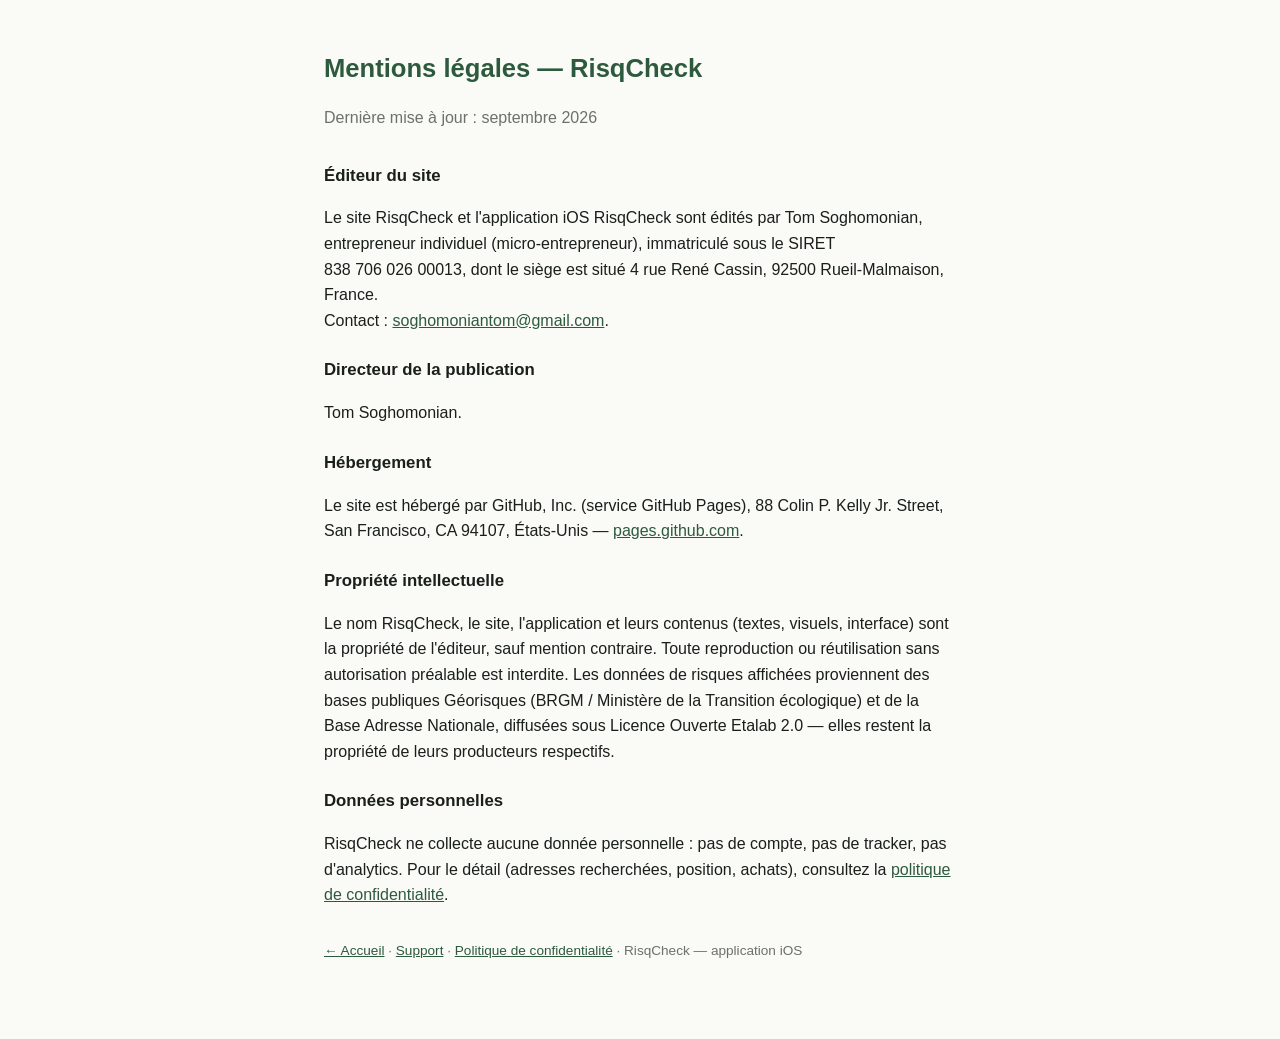
<file: mentions-legales.html>
<!DOCTYPE html>
<html lang="fr">
<head>
  <meta charset="utf-8" />
  <meta name="viewport" content="width=device-width, initial-scale=1" />
  <meta name="robots" content="noindex" />
  <title>RisqCheck — Mentions légales</title>
  <style>
    :root {
      --fond: #FAFAF7;
      --carte: #ffffff;
      --foret: #2D5A3D;
      --texte: #1A1F1A;
      --texte2: #6B7268;
    }
    * { box-sizing: border-box; }
    body {
      margin: 0;
      font-family: -apple-system, 'Segoe UI', 'Helvetica Neue', sans-serif;
      background: var(--fond);
      color: var(--texte);
      line-height: 1.6;
    }
    .conteneur { max-width: 680px; margin: 0 auto; padding: 48px 24px 64px; }
    h1 { color: var(--foret); font-size: 1.6rem; margin: 0 0 4px; }
    .date { color: var(--texte2); margin-bottom: 32px; }
    h2 { font-size: 1.05rem; margin: 24px 0 8px; }
    a { color: var(--foret); }
    .pied { color: var(--texte2); font-size: 0.85rem; margin-top: 32px; }
  </style>
</head>
<body>
  <div class="conteneur">
    <h1>Mentions légales — RisqCheck</h1>
    <p class="date">Dernière mise à jour : septembre 2026</p>

    <h2>Éditeur du site</h2>
    <p>
      Le site RisqCheck et l'application iOS RisqCheck sont édités par
      Tom Soghomonian, entrepreneur individuel (micro-entrepreneur),
      immatriculé sous le SIRET 838&nbsp;706&nbsp;026&nbsp;00013,
      dont le siège est situé 4 rue René Cassin, 92500 Rueil-Malmaison, France.<br />
      Contact : <a href="mailto:soghomoniantom@gmail.com">soghomoniantom@gmail.com</a>.
    </p>

    <h2>Directeur de la publication</h2>
    <p>Tom Soghomonian.</p>

    <h2>Hébergement</h2>
    <p>
      Le site est hébergé par GitHub, Inc. (service GitHub Pages),
      88 Colin P. Kelly Jr. Street, San Francisco, CA 94107, États-Unis —
      <a href="https://pages.github.com" rel="noopener">pages.github.com</a>.
    </p>

    <h2>Propriété intellectuelle</h2>
    <p>
      Le nom RisqCheck, le site, l'application et leurs contenus (textes, visuels,
      interface) sont la propriété de l'éditeur, sauf mention contraire. Toute
      reproduction ou réutilisation sans autorisation préalable est interdite.
      Les données de risques affichées proviennent des bases publiques Géorisques
      (BRGM / Ministère de la Transition écologique) et de la Base Adresse Nationale,
      diffusées sous Licence Ouverte Etalab 2.0 — elles restent la propriété de leurs
      producteurs respectifs.
    </p>

    <h2>Données personnelles</h2>
    <p>
      RisqCheck ne collecte aucune donnée personnelle : pas de compte, pas de tracker,
      pas d'analytics. Pour le détail (adresses recherchées, position, achats),
      consultez la <a href="privacy.html">politique de confidentialité</a>.
    </p>

    <p class="pied">
      <a href="index.html">← Accueil</a> ·
      <a href="support.html">Support</a> ·
      <a href="privacy.html">Politique de confidentialité</a> · RisqCheck — application iOS
    </p>
  </div>
</body>
</html>
</file>
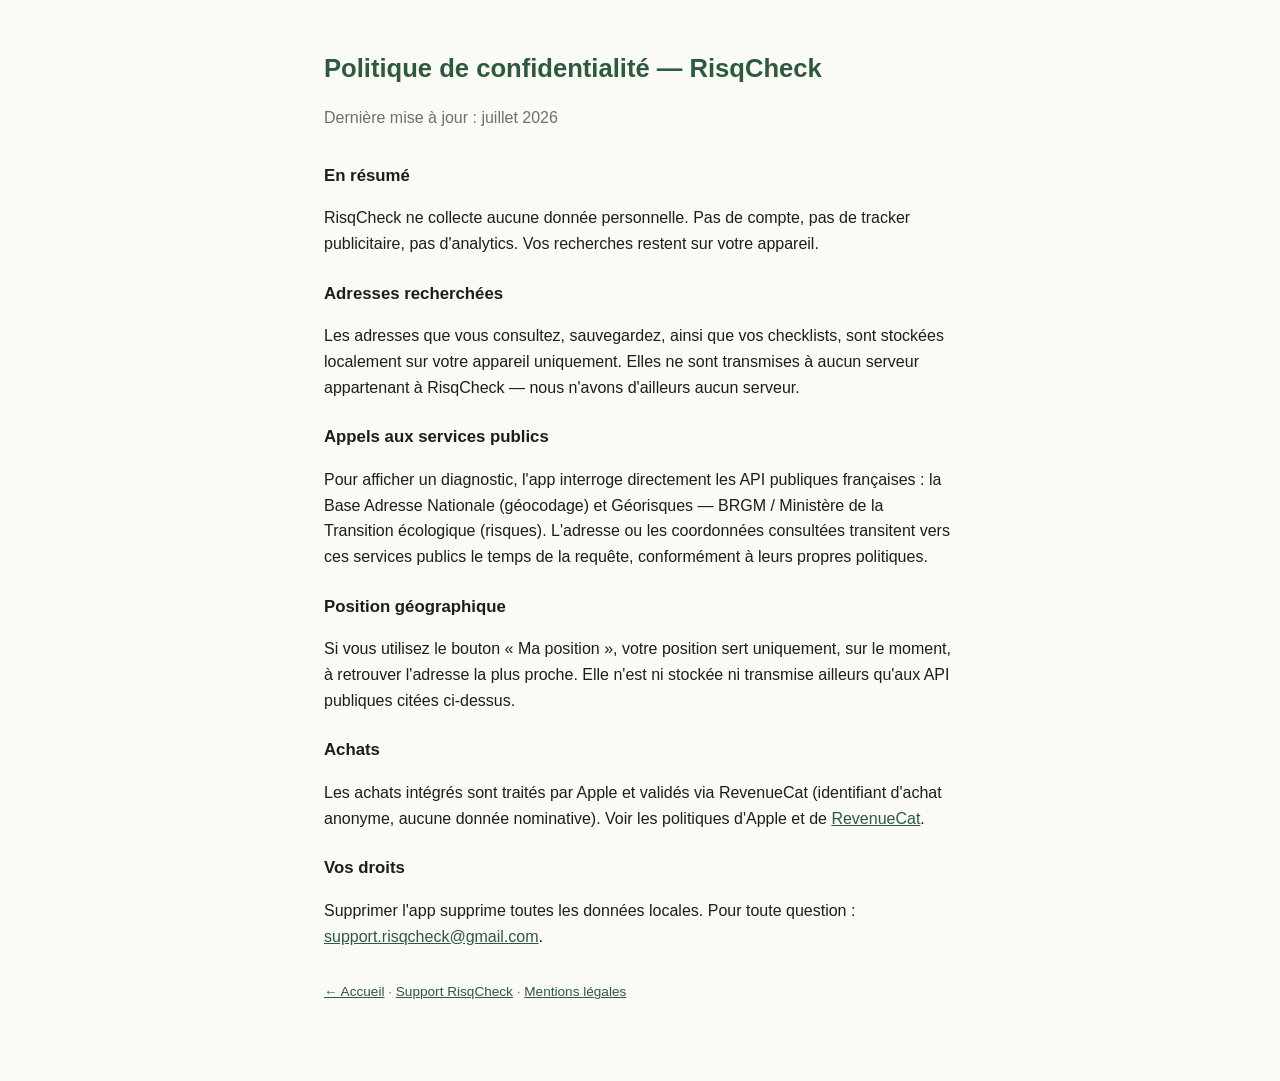
<file: privacy.html>
<!DOCTYPE html>
<html lang="fr">
<head>
  <meta charset="utf-8" />
  <meta name="viewport" content="width=device-width, initial-scale=1" />
  <title>RisqCheck — Politique de confidentialité</title>
  <style>
    :root {
      --fond: #FAFAF7;
      --carte: #ffffff;
      --foret: #2D5A3D;
      --texte: #1A1F1A;
      --texte2: #6B7268;
    }
    * { box-sizing: border-box; }
    body {
      margin: 0;
      font-family: -apple-system, 'Segoe UI', 'Helvetica Neue', sans-serif;
      background: var(--fond);
      color: var(--texte);
      line-height: 1.6;
    }
    .conteneur { max-width: 680px; margin: 0 auto; padding: 48px 24px 64px; }
    h1 { color: var(--foret); font-size: 1.6rem; margin: 0 0 4px; }
    .date { color: var(--texte2); margin-bottom: 32px; }
    h2 { font-size: 1.05rem; margin: 24px 0 8px; }
    a { color: var(--foret); }
    .pied { color: var(--texte2); font-size: 0.85rem; margin-top: 32px; }
  </style>
</head>
<body>
  <div class="conteneur">
    <h1>Politique de confidentialité — RisqCheck</h1>
    <p class="date">Dernière mise à jour : juillet 2026</p>

    <h2>En résumé</h2>
    <p>
      RisqCheck ne collecte aucune donnée personnelle. Pas de compte, pas de tracker publicitaire,
      pas d'analytics. Vos recherches restent sur votre appareil.
    </p>

    <h2>Adresses recherchées</h2>
    <p>
      Les adresses que vous consultez, sauvegardez, ainsi que vos checklists, sont stockées
      localement sur votre appareil uniquement. Elles ne sont transmises à aucun serveur
      appartenant à RisqCheck — nous n'avons d'ailleurs aucun serveur.
    </p>

    <h2>Appels aux services publics</h2>
    <p>
      Pour afficher un diagnostic, l'app interroge directement les API publiques françaises :
      la Base Adresse Nationale (géocodage) et Géorisques — BRGM / Ministère de la Transition
      écologique (risques). L'adresse ou les coordonnées consultées transitent vers ces services
      publics le temps de la requête, conformément à leurs propres politiques.
    </p>

    <h2>Position géographique</h2>
    <p>
      Si vous utilisez le bouton « Ma position », votre position sert uniquement, sur le moment, à
      retrouver l'adresse la plus proche. Elle n'est ni stockée ni transmise ailleurs qu'aux API
      publiques citées ci-dessus.
    </p>

    <h2>Achats</h2>
    <p>
      Les achats intégrés sont traités par Apple et validés via RevenueCat (identifiant d'achat
      anonyme, aucune donnée nominative). Voir les politiques d'Apple et de
      <a href="https://www.revenuecat.com/privacy" rel="noopener">RevenueCat</a>.
    </p>

    <h2>Vos droits</h2>
    <p>
      Supprimer l'app supprime toutes les données locales. Pour toute question :
      <a href="mailto:support.risqcheck@gmail.com">support.risqcheck@gmail.com</a>.
    </p>

    <p class="pied"><a href="index.html">← Accueil</a> · <a href="support.html">Support RisqCheck</a> · <a href="mentions-legales.html">Mentions légales</a></p>
  </div>
</body>
</html>
</file>
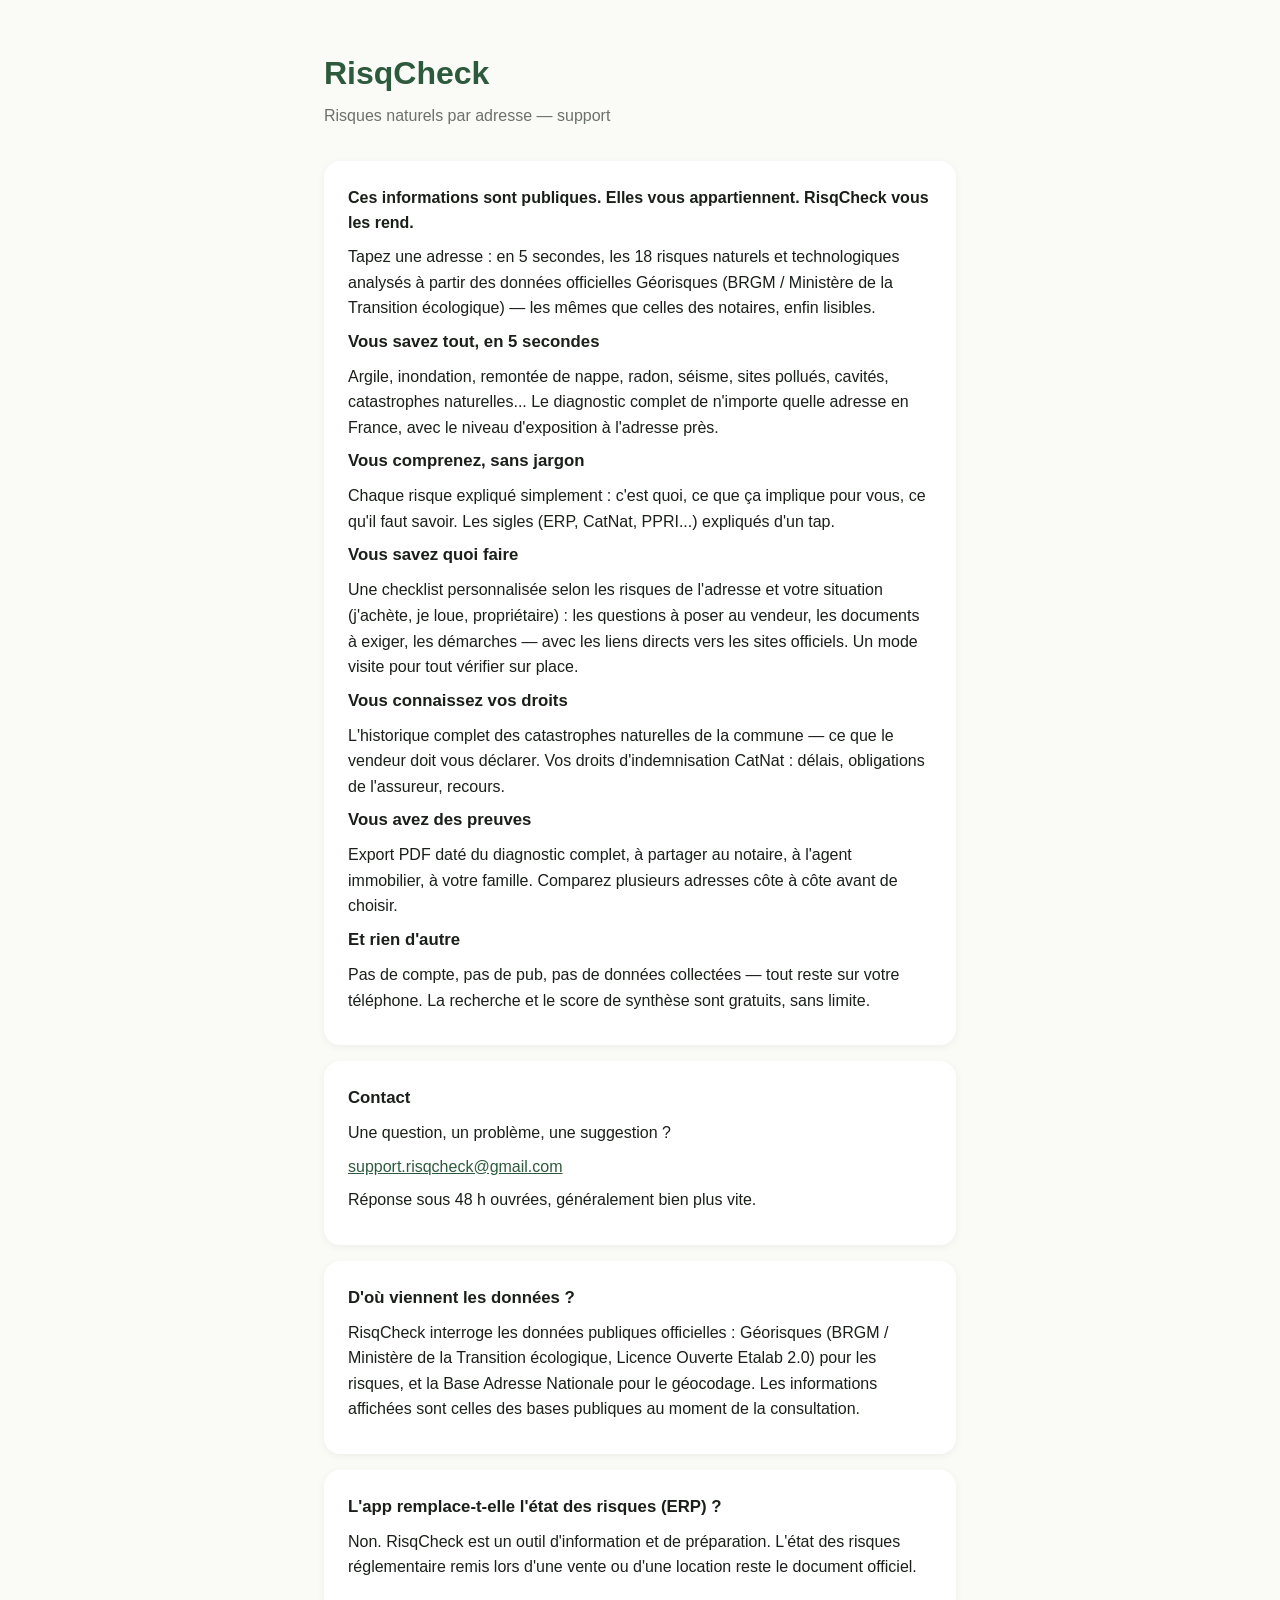
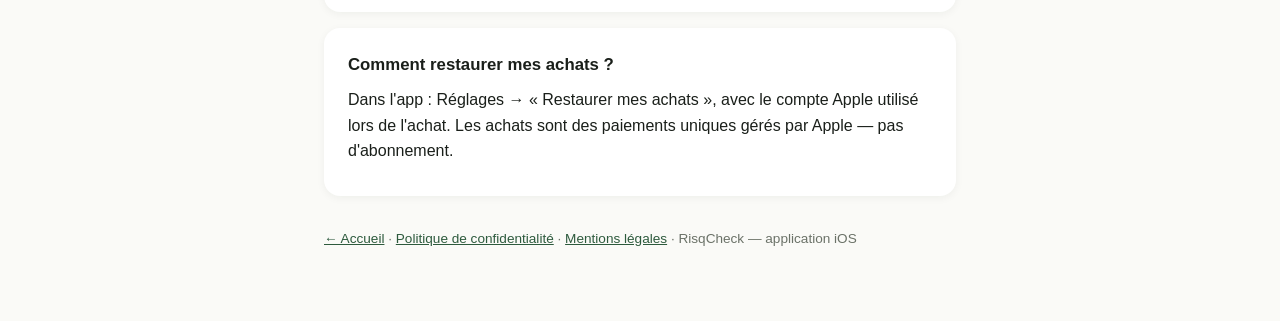
<file: support.html>
<!DOCTYPE html>
<html lang="fr">
<head>
  <meta charset="utf-8" />
  <meta name="viewport" content="width=device-width, initial-scale=1" />
  <title>RisqCheck — Support</title>
  <style>
    :root {
      --fond: #FAFAF7;
      --carte: #ffffff;
      --foret: #2D5A3D;
      --sauge: #8FAE8B;
      --sable: #EDE6DA;
      --texte: #1A1F1A;
      --texte2: #6B7268;
    }
    * { box-sizing: border-box; }
    body {
      margin: 0;
      font-family: -apple-system, 'Segoe UI', 'Helvetica Neue', sans-serif;
      background: var(--fond);
      color: var(--texte);
      line-height: 1.6;
    }
    .conteneur { max-width: 680px; margin: 0 auto; padding: 48px 24px 64px; }
    h1 { color: var(--foret); font-size: 2rem; margin: 0; }
    .sous-titre { color: var(--texte2); margin: 4px 0 32px; }
    .carte {
      background: var(--carte);
      border-radius: 16px;
      padding: 24px;
      margin-bottom: 16px;
      box-shadow: 0 2px 8px rgba(26, 31, 26, 0.05);
    }
    h2 { font-size: 1.05rem; margin: 0 0 8px; }
    p { margin: 0 0 8px; }
    a { color: var(--foret); }
    .pied { color: var(--texte2); font-size: 0.85rem; margin-top: 32px; }
  </style>
</head>
<body>
  <div class="conteneur">
    <h1>RisqCheck</h1>
    <p class="sous-titre">Risques naturels par adresse — support</p>

    <div class="carte">
      <p><strong>Ces informations sont publiques. Elles vous appartiennent. RisqCheck vous les rend.</strong></p>
      <p>
        Tapez une adresse : en 5 secondes, les 18 risques naturels et technologiques analysés à
        partir des données officielles Géorisques (BRGM / Ministère de la Transition écologique) —
        les mêmes que celles des notaires, enfin lisibles.
      </p>

      <h2>Vous savez tout, en 5 secondes</h2>
      <p>
        Argile, inondation, remontée de nappe, radon, séisme, sites pollués, cavités, catastrophes
        naturelles... Le diagnostic complet de n'importe quelle adresse en France, avec le niveau
        d'exposition à l'adresse près.
      </p>

      <h2>Vous comprenez, sans jargon</h2>
      <p>
        Chaque risque expliqué simplement : c'est quoi, ce que ça implique pour vous, ce qu'il faut
        savoir. Les sigles (ERP, CatNat, PPRI...) expliqués d'un tap.
      </p>

      <h2>Vous savez quoi faire</h2>
      <p>
        Une checklist personnalisée selon les risques de l'adresse et votre situation (j'achète, je
        loue, propriétaire) : les questions à poser au vendeur, les documents à exiger, les
        démarches — avec les liens directs vers les sites officiels. Un mode visite pour tout
        vérifier sur place.
      </p>

      <h2>Vous connaissez vos droits</h2>
      <p>
        L'historique complet des catastrophes naturelles de la commune — ce que le vendeur doit
        vous déclarer. Vos droits d'indemnisation CatNat : délais, obligations de l'assureur,
        recours.
      </p>

      <h2>Vous avez des preuves</h2>
      <p>
        Export PDF daté du diagnostic complet, à partager au notaire, à l'agent immobilier, à votre
        famille. Comparez plusieurs adresses côte à côte avant de choisir.
      </p>

      <h2>Et rien d'autre</h2>
      <p>
        Pas de compte, pas de pub, pas de données collectées — tout reste sur votre téléphone. La
        recherche et le score de synthèse sont gratuits, sans limite.
      </p>
    </div>

    <div class="carte">
      <h2>Contact</h2>
      <p>Une question, un problème, une suggestion ?</p>
      <p><a href="mailto:support.risqcheck@gmail.com">support.risqcheck@gmail.com</a></p>
      <p>Réponse sous 48 h ouvrées, généralement bien plus vite.</p>
    </div>

    <div class="carte">
      <h2>D'où viennent les données ?</h2>
      <p>
        RisqCheck interroge les données publiques officielles : Géorisques (BRGM / Ministère de la
        Transition écologique, Licence Ouverte Etalab 2.0) pour les risques, et la Base Adresse
        Nationale pour le géocodage. Les informations affichées sont celles des bases publiques au
        moment de la consultation.
      </p>
    </div>

    <div class="carte">
      <h2>L'app remplace-t-elle l'état des risques (ERP) ?</h2>
      <p>
        Non. RisqCheck est un outil d'information et de préparation. L'état des risques
        réglementaire remis lors d'une vente ou d'une location reste le document officiel.
      </p>
    </div>

    <div class="carte">
      <h2>Comment restaurer mes achats ?</h2>
      <p>
        Dans l'app : Réglages → « Restaurer mes achats », avec le compte Apple utilisé lors de
        l'achat. Les achats sont des paiements uniques gérés par Apple — pas d'abonnement.
      </p>
    </div>

    <p class="pied">
      <a href="index.html">← Accueil</a> ·
      <a href="privacy.html">Politique de confidentialité</a> ·
      <a href="mentions-legales.html">Mentions légales</a> · RisqCheck — application iOS
    </p>
  </div>
</body>
</html>
</file>
